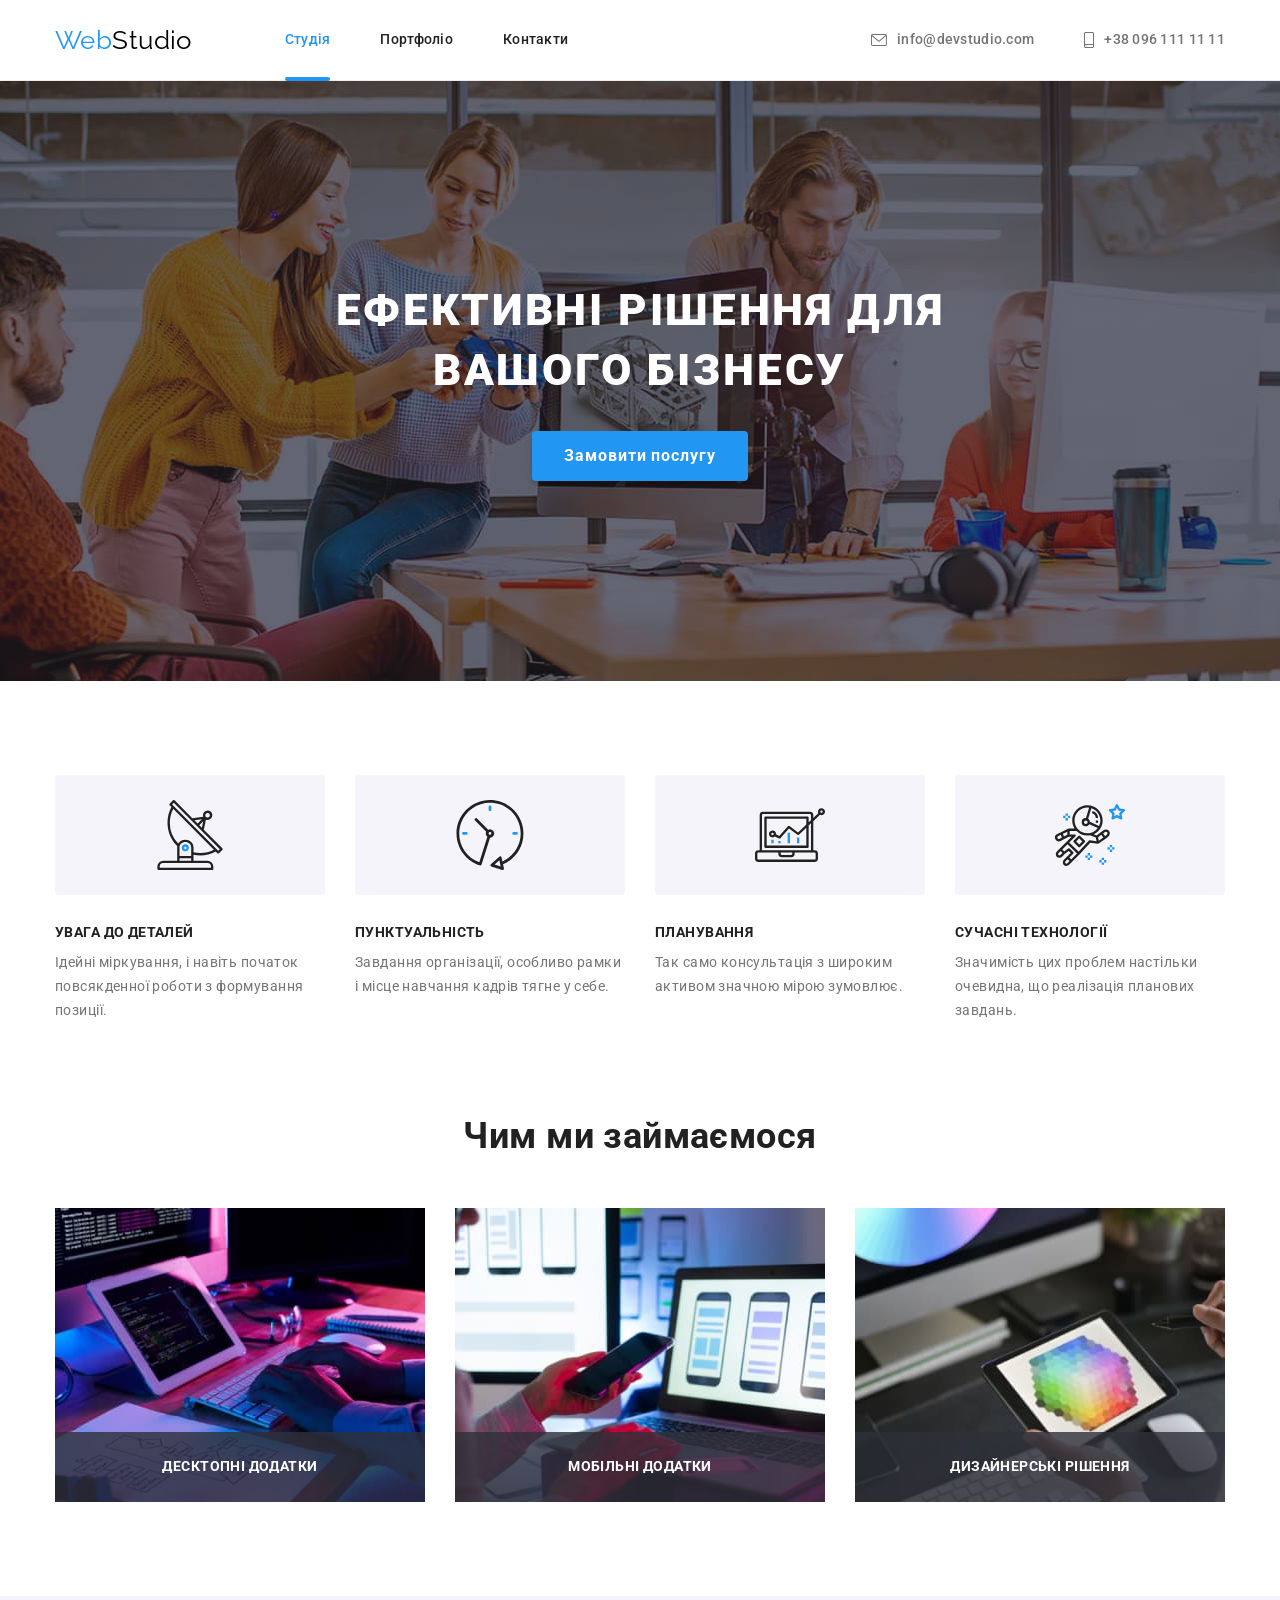
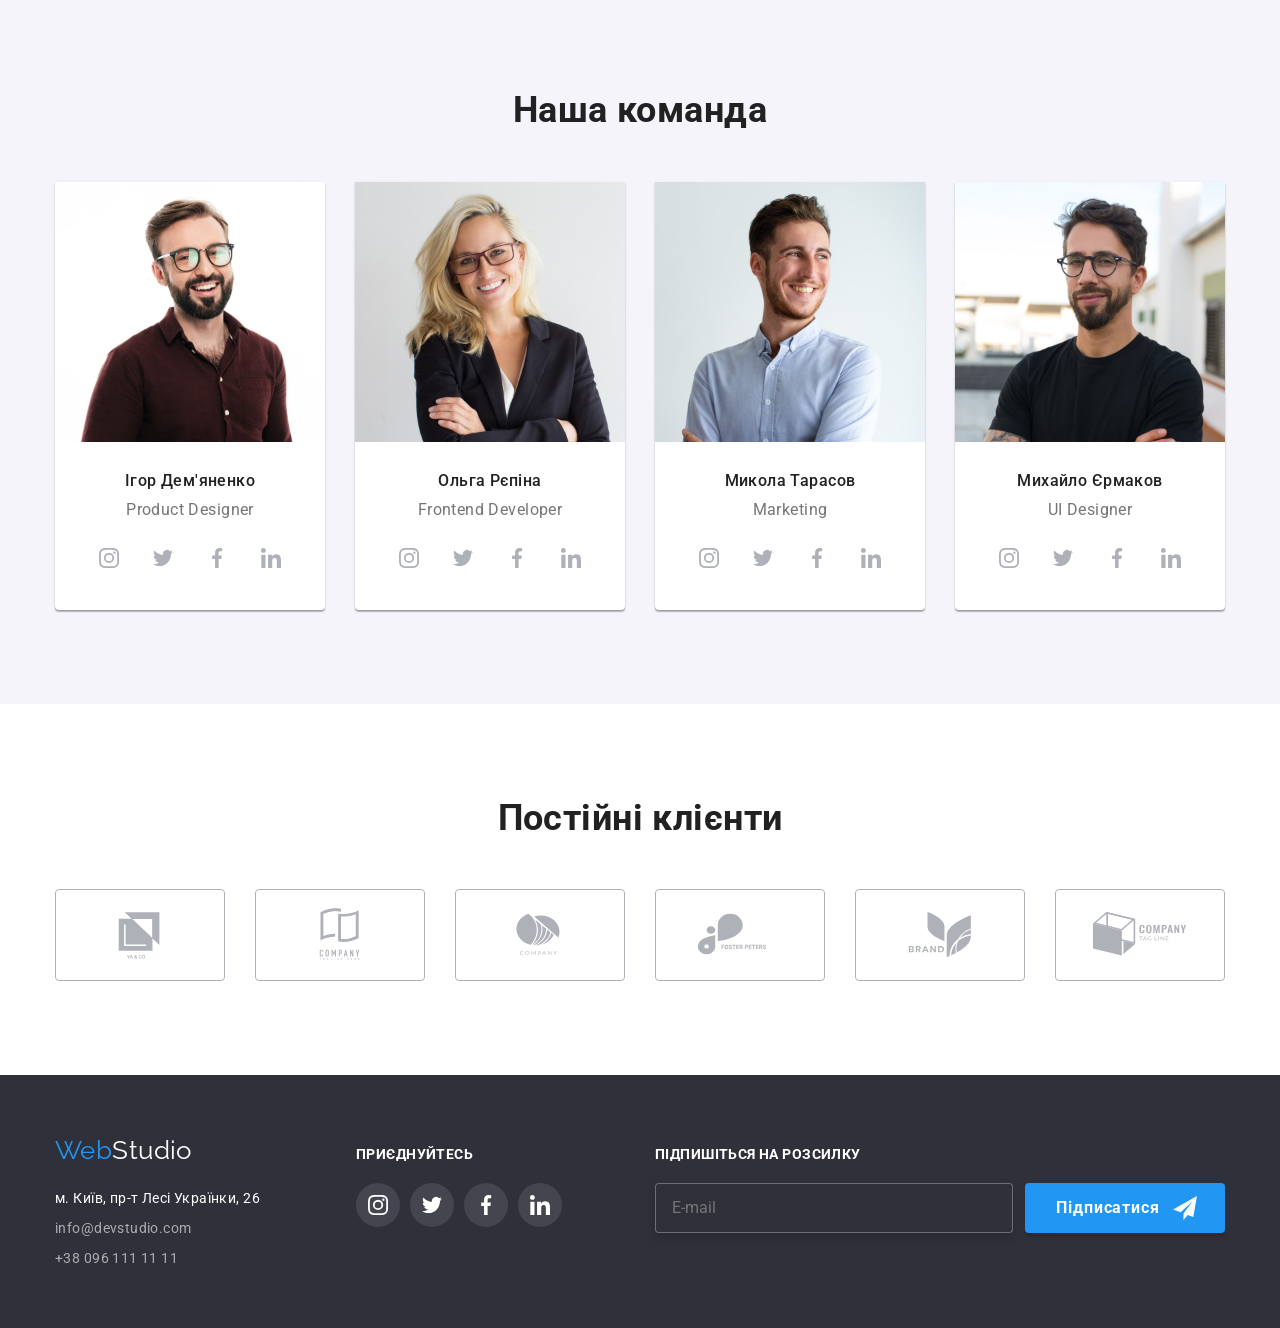
<file: index.html>
<!DOCTYPE html>
<html lang="uk">
  <head>
    <meta charset="UTF-8" />
    <meta http-equiv="X-UA-Compatible" content="IE=edge" />
    <meta name="viewport" content="width=device-width, initial-scale=1.0" />
    <title>WebStudio</title>
    <link
      rel="stylesheet"
      href="https://fonts.googleapis.com/css2?family=Raleway:wght@700&family=Roboto:wght@400;500;700;900&display=swap"
    />
    <link
      rel="stylesheet"
      href="https://cdnjs.cloudflare.com/ajax/libs/modern-normalize/1.1.0/modern-normalize.min.css"
    />
    <link rel="stylesheet" href="./css/styles.css" />
  </head>
  <body>
    <!--Шапка сторінки-->
    <header>
      <div class="container main-nav">
        <nav class="main-nav">
          <a href="./index.html" class="logo">Web<span class="header-logo">Studio</span></a>

          <ul class="site-nav">
            <li class="item"><a href="./index.html" class="link current">Студія</a></li>
            <li class="item"><a href="./portfolio.html" class="link">Портфоліо</a></li>
            <li class="item"><a href="" class="link">Контакти</a></li>
          </ul>
        </nav>
        <ul class="auth-nav">
          <li class="item">
            <a href="mailto:info@devstudio.com" class="link">
              <svg class="auth-icon" viewBox="0 0 43 32" width="16px" height="12px">
                <use href="./images/svg/symbol-defs.svg#icon-envelope"></use>
              </svg>
              info@devstudio.com
            </a>
          </li>
          <li class="item">
            <a href="tel:+380961111111" class="link">
              <svg class="auth-icon" fill="" viewBox="0 0 20 32" width="10px" height="16px">
                <use href="./images/svg/symbol-defs.svg#icon-smartphone"></use>
              </svg>
              +38 096 111 11 11</a
            >
          </li>
        </ul>
      </div>
    </header>
    <main>
      <!--Hero Section-->
      <section class="hero">
        <h1 class="hero-title">Ефективні рішення для вашого бізнесу</h1>
        <button type="button" class="button button-primary" data-modal-open>Замовити послугу</button>
      </section>
      <!--Sections About-->
      <section class="section">
        <div class="container">
          <h2 class="visually-hidden">Список переваг студії</h2>
          <ul class="benefits-list">
            <li class="item">
              <div class="benefits-item">
                <svg class="benefits-icon" width="70px" height="70px">
                  <use href="./images/svg/symbol-defs.svg#icon-antenna"></use>
                </svg>
              </div>
              <h3 class="title">УВАГА ДО ДЕТАЛЕЙ</h3>
              <p class="benefits-text">
                Ідейні міркування, і навіть початок повсякденної роботи з формування позиції.
              </p>
            </li>
            <li class="item">
              <div class="benefits-item">
                <svg class="benefits-icon" width="70px" height="70px">
                  <use href="./images/svg/symbol-defs.svg#icon-clock"></use>
                </svg>
            </div>
              <h3 class="title">ПУНКТУАЛЬНІСТЬ</h3>
              <p class="benefits-text">
                Завдання організації, особливо рамки і місце навчання кадрів тягне у себе.
              </p>
            </li>
            <li class="item">
              <div class="benefits-item">
                <svg class="benefits-icon" width="70px" height="70px">
                  <use href="./images/svg/symbol-defs.svg#icon-diagram"></use>
                </svg>
              </div>
              <h3 class="title">ПЛАНУВАННЯ</h3>
              <p class="benefits-text">
                Так само консультація з широким активом значною мірою зумовлює.
              </p>
            </li>
            <li class="item">
              <div class="benefits-item">
                <svg class="benefits-icon" width="70px" height="70px">
                  <use href="./images/svg/symbol-defs.svg#icon-astronaut"></use>
                </svg>
              </div>  
              <h3 class="title">СУЧАСНІ ТЕХНОЛОГІЇ</h3>
              <p class="benefits-text">
                Значимість цих проблем настільки очевидна, що реалізація планових завдань.
              </p>
            </li>
          </ul>
        </div>
      </section>
      <!--Section Works-->
      <section class="section work">
        <div class="container">
          <h2 class="section-title">Чим ми займаємося</h2>
          <ul class="work-list list">
            <li class="item">
              <div class="work-thumb">
                <img src="./images/img-about-1.jpg" alt="чим ми займаємося" width="370" />
                <p class="work-list-text">Десктопні додатки</p>
            </div>
            </li>
            <li class="item">
              <div class="work-thumb">
                <img src="./images/img-about-2.jpg" alt="чим ми займаємося" width="370" />
                <p class="work-list-text">Мобільні додатки</p>
            </div>
            </li>
            <li class="item">
              <div class="work-thumb">
                <img src="./images/img-about-3.jpg" alt="чим ми займаємося" width="370" />
                <p class="work-list-text">Дизайнерські рішення</p>
            </div>
            </li>
          </ul>
        </div>
      </section>
      <!--Section Team-->
      <section class="section team">
        <div class="container">
          <h2 class="section-title">Наша команда</h2>
          <ul class="team-list">
            <li class="item">
              <img src="./images/img-1-product-designer.jpg" alt="Ігор Дем'яненко" width="270" />
              <div class="item-description">
                <h3 class="title">Ігор Дем'яненко</h3>
                <p class="team-text">Product Designer</p>
                <ul class="team-social-item">
                  <li>
                    <a href="" class="social-link link">
                      <svg class="social-icon" width="20px" height="20px">
                        <use href="./images/svg/symbol-defs.svg#icon-instagram"></use>
                      </svg>
                    </a>
                  </li>
                  <li>
                    <a href="" class="social-link">
                      <svg class="social-icon" width="20px" height="20px">
                        <use href="./images/svg/symbol-defs.svg#icon-twitter"></use>
                      </svg>
                    </a>
                  </li>
                  <li>
                    <a href="" class="social-link">
                      <svg class="social-icon" width="20px" height="20px">
                        <use href="./images/svg/symbol-defs.svg#icon-facebook"></use>
                      </svg>
                    </a>
                  </li>
                  <li>
                    <a href="" class="social-link">
                      <svg class="social-icon" width="20px" height="20px">
                        <use href="./images/svg/symbol-defs.svg#icon-linkedin"></use>
                      </svg>
                    </a>
                  </li>
                </ul>
              </div>
            </li>
            <li class="item">
              <img src="./images/img-2-frontend-developer.jpg" alt="Ольга Рєпіна" width="270" />
              <div class="item-description">
                <h3 class="title">Ольга Рєпіна</h3>
                <p class="team-text">Frontend Developer</p>
                <ul class="team-social-item link">
                  <li>
                    <a href="" class="social-link">
                      <svg class="social-icon" width="20px" height="20px">
                        <use href="./images/svg/symbol-defs.svg#icon-instagram"></use>
                      </svg>
                    </a>
                  </li>
                  <li>
                    <a href="" class="social-link">
                      <svg class="social-icon" width="20px" height="20px">
                        <use href="./images/svg/symbol-defs.svg#icon-twitter"></use>
                      </svg>
                    </a>
                  </li>
                  <li>
                    <a href="" class="social-link">
                      <svg class="social-icon" width="20px" height="20px">
                        <use href="./images/svg/symbol-defs.svg#icon-facebook"></use>
                      </svg>
                    </a>
                  </li>
                  <li>
                    <a href="" class="social-link">
                      <svg class="social-icon" width="20px" height="20px">
                        <use href="./images/svg/symbol-defs.svg#icon-linkedin"></use>
                      </svg>
                    </a>
                  </li>
                </ul>
              </div>
            </li>
            <li class="item">
              <img src="./images/img-3-marketing.jpg" alt="Микола Тарасов" width="270" />
              <div class="item-description">
                <h3 class="title">Микола Тарасов</h3>
                <p class="team-text">Marketing</p>
                <ul class="team-social-item">
                  <li>
                    <a href="" class="social-link">
                      <svg class="social-icon" width="20px" height="20px">
                        <use href="./images/svg/symbol-defs.svg#icon-instagram"></use>
                      </svg>
                    </a>
                  </li>
                  <li>
                    <a href="" class="social-link">
                      <svg class="social-icon" width="20px" height="20px">
                        <use href="./images/svg/symbol-defs.svg#icon-twitter"></use>
                      </svg>
                    </a>
                  </li>
                  <li>
                    <a href="" class="social-link">
                      <svg class="social-icon" width="20px" height="20px">
                        <use href="./images/svg/symbol-defs.svg#icon-facebook"></use>
                      </svg>
                    </a>
                  </li>
                  <li>
                    <a href="" class="social-link">
                      <svg class="social-icon" width="20px" height="20px">
                        <use href="./images/svg/symbol-defs.svg#icon-linkedin"></use>
                      </svg>
                    </a>
                  </li>
                </ul>
              </div>
            </li>
            <li class="item">
              <img src="./images/img-4-ui-designer.jpg" alt="Михайло Єрмаков" width="270" />
              <div class="item-description">
                <h3 class="title">Михайло Єрмаков</h3>
                <p class="team-text">UI Designer</p>
                <ul class="team-social-item link">
                  <li>
                    <a href="" class="social-link">
                      <svg class="social-icon" width="20px" height="20px">
                        <use href="./images/svg/symbol-defs.svg#icon-instagram"></use>
                      </svg>
                    </a>
                  </li>
                  <li>
                    <a href="" class="social-link">
                      <svg class="social-icon" width="20px" height="20px">
                        <use href="./images/svg/symbol-defs.svg#icon-twitter"></use>
                      </svg>
                    </a>
                  </li>
                  <li>
                    <a href="" class="social-link">
                      <svg class="social-icon" width="20px" height="20px">
                        <use href="./images/svg/symbol-defs.svg#icon-facebook"></use>
                      </svg>
                    </a>
                  </li>
                  <li>
                    <a href="" class="social-link">
                      <svg class="social-icon" width="20px" height="20px">
                        <use href="./images/svg/symbol-defs.svg#icon-linkedin"></use>
                      </svg>
                    </a>
                  </li>
                </ul>
              </div>
            </li>
          </ul>
        </div>
      </section>
      <!--Section Clients-->
      <section class="section clients">
        <div class="container">
          <h2 class="section-title">Постійні клієнти</h2>
          <ul class="clients-list">
            <li class="item">
              <a href="" class="link">
                <svg class="client-icon" width="106px" height="60px">
                  <use href="./images/svg/symbol-defs-logo.svg#icon-Logo"></use>
                </svg>
              </a>
            </li>
            <li class="item">
              <a href="" class="link">
                <svg class="client-icon" width="106px" height="60px">
                  <use href="./images/svg/symbol-defs-logo.svg#icon-Logo-1"></use>
                </svg>
              </a>
            </li>
            <li class="item">
              <a href="" class="link">
                <svg class="client-icon" width="106px" height="60px">
                  <use href="./images/svg/symbol-defs-logo.svg#icon-Logo-2"></use>
                </svg>
              </a>
            </li>
            <li class="item">
              <a href="" class="link">
                <svg class="client-icon" width="106px" height="60px">
                  <use href="./images/svg/symbol-defs-logo.svg#icon-Logo-3"></use>
                </svg>
              </a>
            </li>
            <li class="item">
              <a href="" class="link">
                <svg class="client-icon" width="106px" height="60px">
                  <use href="./images/svg/symbol-defs-logo.svg#icon-Logo-4"></use>
                </svg>
              </a>
            </li>
            <li class="item">
              <a href="" class="link">
                <svg class="client-icon" width="106px" height="60px">
                  <use href="./images/svg/symbol-defs-logo.svg#icon-Logo-5"></use>
                </svg>
              </a>
            </li>
          </ul>
        </div>
      </section>
    </main>
    <footer class="footer">
      <div class="container">
        <div class="footer-nav">
          <a href="./index.html" class="logo">Web<span class="footer-logo">Studio</span></a>
          <address>
            <ul class="address-nav">
              <li class="item">
                <a
                  href="https://goo.gl/maps/3g5RspfiQDfXYecc9"
                  target="_blank"
                  class="address-link link"
                  rel="noreferrer noopener nofollow"
                  >м. Київ, пр-т Лесі Українки, 26</a
                >
              </li>
              <li class="item">
                <a href="mailto:info@devstudio.com" class="link">info@devstudio.com</a>
              </li>
              <li class="item">
                <a href="tel:+380961111111" class="link">+38 096 111 11 11</a>
              </li>
            </ul>
          </address>
        </div>
        <div class="footer-social">
          
          <p class="text">приєднуйтесь</p>
          <ul class="social-icon-footer">
            <li>
              <a href="" class="link">
                <svg class="social-icon" width="20px" height="20px">
                  <use href="./images/svg/symbol-defs.svg#icon-instagram"></use>
                </svg>
              </a>
            </li>
            <li>
              <a href="" class="link">
                <svg class="social-icon" width="20px" height="20px">
                  <use href="./images/svg/symbol-defs.svg#icon-twitter"></use>
                </svg>
              </a>
            </li>
            <li>
              <a href="" class="link">
                <svg class="social-icon" width="20px" height="20px">
                  <use href="./images/svg/symbol-defs.svg#icon-facebook"></use>
                </svg>
              </a>
            </li>
            <li>
              <a href="" class="link">
                <svg class="social-icon" width="20px" height="20px">
                  <use href="./images/svg/symbol-defs.svg#icon-linkedin"></use>
                </svg>
              </a>
            </li>
          </ul>
        </div>
        <div class="footer-form">
          
          <p class="">Підпишіться на розсилку</p>
            <form action="" class="form-action">
              <input type="email" name="email" id="email" placeholder="E-mail">

              <button type="submit" class="button footer-button">Підписатися
                <svg class="icon-send" width="24px" height="24px">
                  <use href="./images/svg/symbol-defs.svg#icon-icon-send"></use>
                </svg>
              </button>
            </form>

        </div>
      </div>
    </footer>
    
    <!--Modal-->
    
    <div class="backdrop is-hidden" data-modal>
      <div class="modal">
        <button type="button" class="button close" data-modal-close>
          <svg class="modal-close" width="11px" height="11px">
            <use href="./images/svg/symbol-defs.svg#icon-Vector-1"></use>
          </svg>
        </button>
        <p class="modal-title">Залиште свої дані, ми вам передзвонимо</p>
        <form action="" class="modal-form">
          <div class="form-element">
            <label for="name">Ім'я</label>
            <div class="input-wrap">
              <input type="text" name="name" id="name">
              <svg class="icon-form" width="18px" height="18px">
                <use href="./images/svg/symbol-defs.svg#icon-person"></use>
              </svg>       
            </div>
          </div> 
          <div class="form-element"> 
            <label for="tel">Телефон</label>
            <div class="input-wrap">
              <input type="tel" name="tel" id="tel">
              <svg class="icon-form" width="18px" height="18px">
                <use href="./images/svg/symbol-defs.svg#icon-phone"></use>
              </svg>
             
            </div>
          </div>
          <div class="form-element">
            <label for="mail">Пошта</label>
            <div class="input-wrap">
              <input type="email" name="email" id="mail">
              <svg class="icon-form" width="18px" height="18px">
                <use href="./images/svg/symbol-defs.svg#icon-email-black"></use>
              </svg>
              
            </div>
          </div>
          <div class="form-element">
            <label for="coment">Коментар</label>
            <textarea name="coment" id="coment" placeholder="Введіть текст"></textarea>
          </div>
          <div class="accept">
            <input type="checkbox" name="accept" id="accept" class="visually-hidden" required>
            <label for="accept">
              <div class="checkbox">
                <svg class="icon-checkbox" width="11.4px" height="8.4px">
                  <use href="./images/svg/symbol-defs.svg#icon-Vector-2"></use>
                </svg>
              </div>
              <p>Погоджуюся з розсилкою та приймаю <a href="" class="link">Умови договору</a></p>
            </label>
          </div>

          <div class="form-button">
            <button type="submit" class="button">Відправити</button>
          </div>
        </form>
      </div>
    </div> 
    
    <script src="./js/modal.js"></script> 
  </body>
</html>
</file>
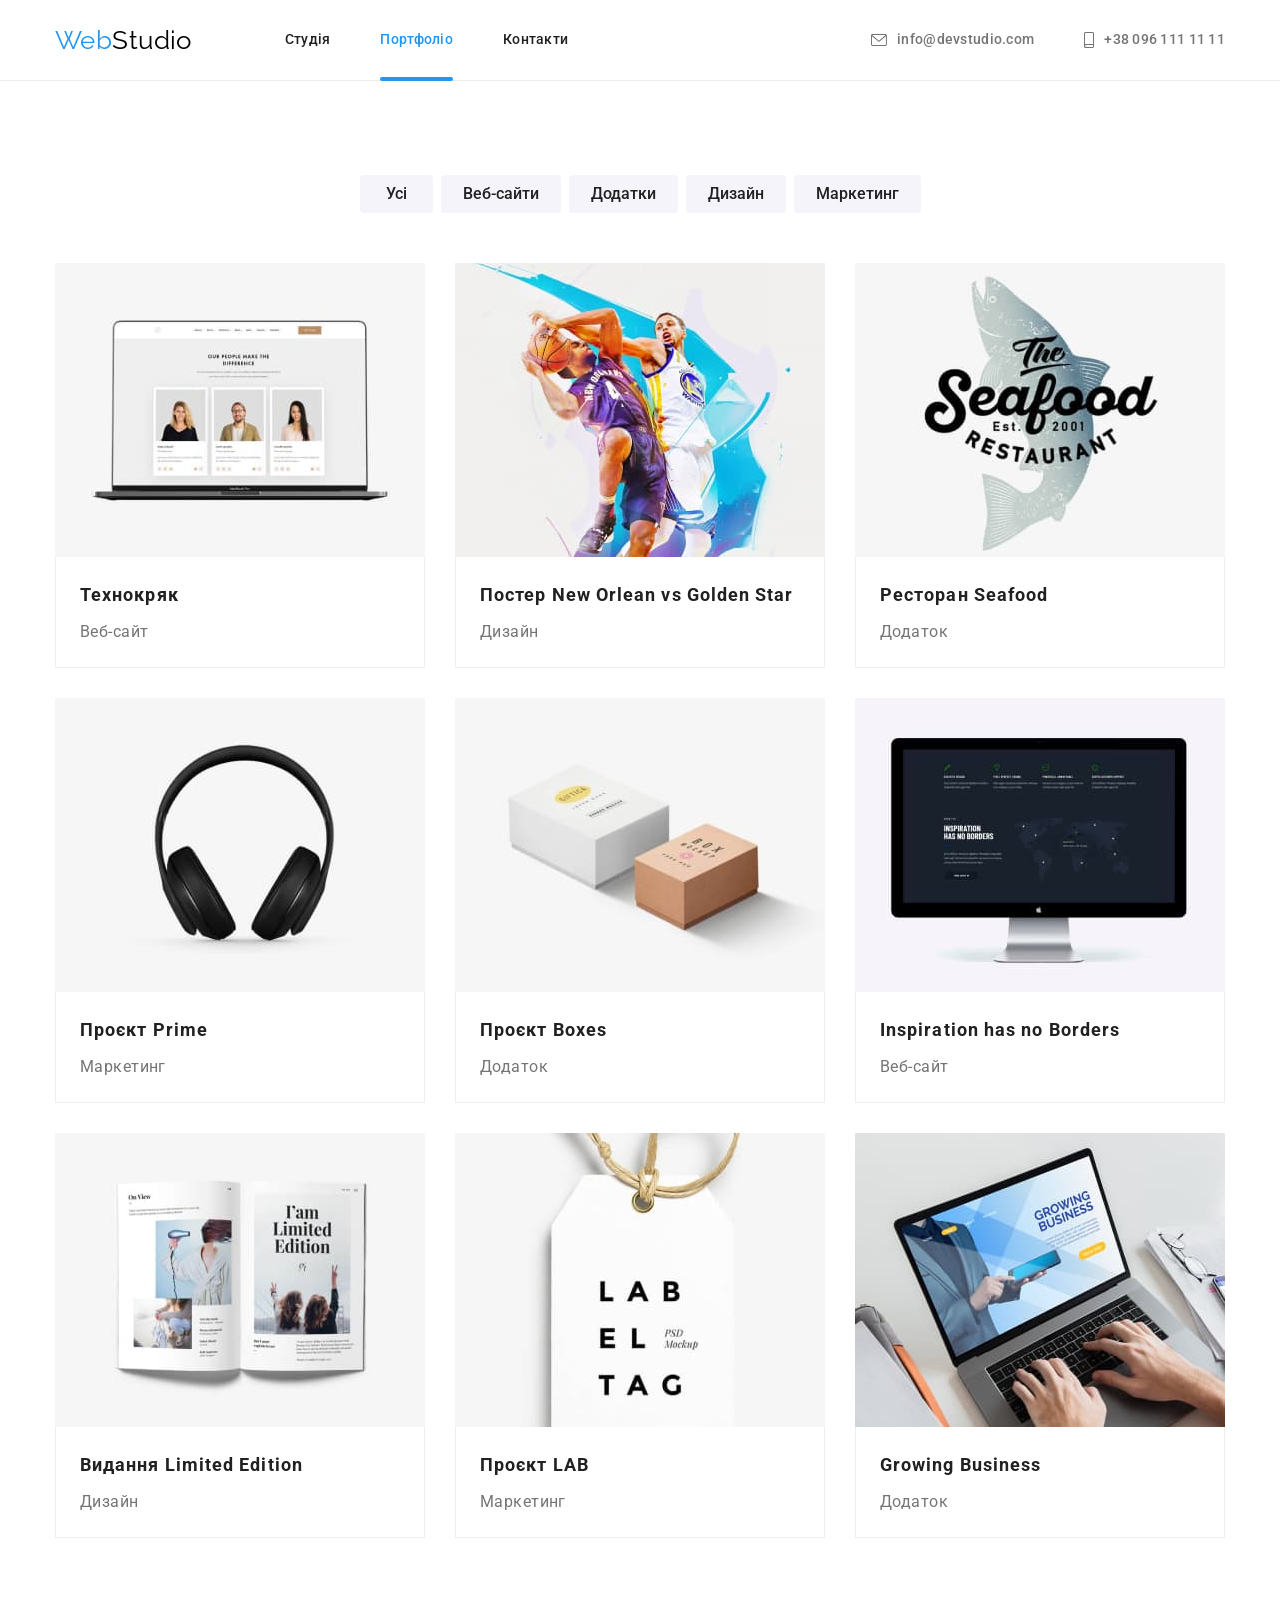
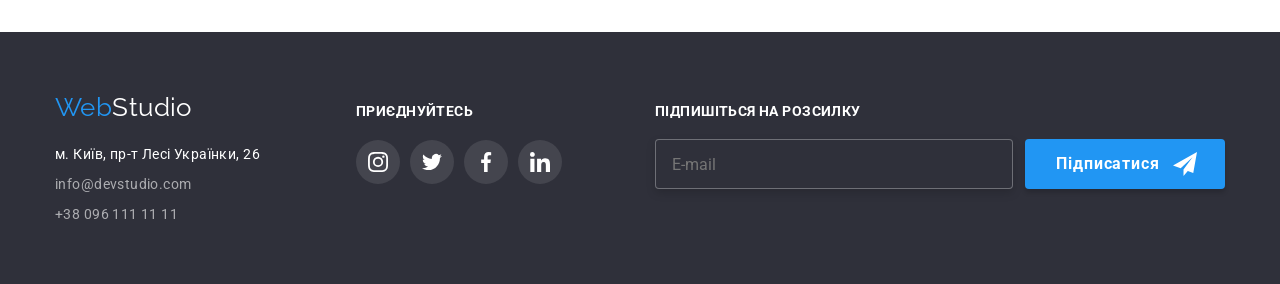
<file: portfolio.html>
<!DOCTYPE html>
<html lang="uk">
  <head>
    <meta charset="UTF-8" />
    <meta http-equiv="X-UA-Compatible" content="IE=edge" />
    <meta name="viewport" content="width=device-width, initial-scale=1.0" />
    <title>WebStudio</title>
    <link
      href="https://fonts.googleapis.com/css2?family=Raleway:wght@700&family=Roboto:wght@400;500;700;900&display=swap"
      rel="stylesheet"
    />
    <link
      rel="stylesheet"
      href="https://cdnjs.cloudflare.com/ajax/libs/modern-normalize/1.1.0/modern-normalize.min.css"
    />
    <link rel="stylesheet" href="./css/styles.css" />
  </head>
  <body>
    <!--Шапка сторінки-->
    <header>
      <div class="container main-nav">
        <nav class="main-nav">
          <a href="./index.html" class="logo">Web<span class="header-logo">Studio</span></a>

          <ul class="site-nav">
            <li class="item"><a href="./index.html" class="link">Студія</a></li>
            <li class="item"><a href="./portfolio.html" class="link current">Портфоліо</a></li>
            <li class="item"><a href="" class="link">Контакти</a></li>
          </ul>
        </nav>
        <ul class="auth-nav">
          <li class="item">
            <a href="mailto:info@devstudio.com" class="link">
              <svg class="auth-icon" width="16px" height="12px">
                <use href="./images/svg/symbol-defs.svg#icon-envelope"></use>
              </svg>
              info@devstudio.com
            </a>
          </li>
          <li class="item">
            <a href="tel:+380961111111" class="link">
              <svg class="auth-icon" fill="" width="10px" height="16px">
                <use href="./images/svg/symbol-defs.svg#icon-smartphone"></use>
              </svg>
              +38 096 111 11 11</a
            >
          </li>
        </ul>
      </div>
    </header>
    <main>
      <!--Контент портфоліо-->
      <section class="section">
        <div class="container">
          <h1 class="visually-hidden">Портфоліо</h1>
          <ul class="filters-list">
            <li class="item"><button type="button" class="button button-filters">Усі</button></li>
            <li class="item">
              <button type="button" class="button button-filters">Веб-сайти</button>
            </li>
            <li class="item">
              <button type="button" class="button button-filters">Додатки</button>
            </li>
            <li class="item">
              <button type="button" class="button button-filters">Дизайн</button>
            </li>
            <li class="item">
              <button type="button" class="button button-filters">Маркетинг</button>
            </li>
          </ul>
          <ul class="filters-items">
            <li class="item">
              <a href="" class="link">
                <div class="filters-thumb">
                  <img src="./images/portfolio/img-1.jpg" alt="Портфоліо1" width="370" />
                  <div class="thumb-description">
                    <p class="thumb-description-text">Ресурс пропонує комплексні пропозиції з різним рівнем функціоналу та сервісів. Все це дозволить відвідувачу отримати вичерпні відомості про компанію чи приватну особу.
                    </p>
                </div>
                </div>
                <div class="item-contant">
                  <h2 class="item-title">Технокряк</h2>
                  <p class="item-text">Веб-сайт</p>
                </div>
              </a>
            </li>
            <li class="item">
              <a href="" class="link">
                <div class="filters-thumb">
                  <img src="./images/portfolio/img-2.jpg" alt="Портфоліо2" width="370" />
                  <div class="thumb-description">
                    <p class="thumb-description-text">Ресурс пропонує комплексні пропозиції з різним рівнем функціоналу та сервісів. Все це дозволить відвідувачу отримати вичерпні відомості про компанію чи приватну особу.
                    </p>
                  </div>
                </div>
                <div class="item-contant">
                  <h2 class="item-title">Постер New Orlean vs Golden Star</h2>
                  <p class="item-text">Дизайн</p>
                </div>
              </a>
            </li>
            <li class="item">
              <a href="" class="link">
                <div class="filters-thumb">
                  <img src="./images/portfolio/img-3.jpg" alt="Портфоліо3" width="370" />
                  <div class="thumb-description">
                    <p class="thumb-description-text">Ресурс пропонує комплексні пропозиції з різним рівнем функціоналу та сервісів. Все це дозволить відвідувачу отримати вичерпні відомості про компанію чи приватну особу.
                    </p>
                  </div>
                </div>
                <div class="item-contant">
                  <h2 class="item-title">Ресторан Seafood</h2>
                  <p class="item-text">Додаток</p>
                </div>
              </a>
            </li>
            <li class="item">
              <a href="" class="link">
                <div class="filters-thumb">
                  <img src="./images/portfolio/img-4.jpg" alt="Портфоліо4" width="370" />
                  <div class="thumb-description">
                    <p class="thumb-description-text">Ресурс пропонує комплексні пропозиції з різним рівнем функціоналу та сервісів. Все це дозволить відвідувачу отримати вичерпні відомості про компанію чи приватну особу.
                    </p>
                  </div>
                </div>
                <div class="item-contant">
                  <h2 class="item-title">Проєкт Prime</h2>
                  <p class="item-text">Маркетинг</p>
                </div>
              </a>
            </li>
            <li class="item">
              <a href="" class="link">
                <div class="filters-thumb">
                  <img src="./images/portfolio/img-5.jpg" alt="Портфоліо5" width="370" />
                  <div class="thumb-description">
                    <p class="thumb-description-text">Ресурс пропонує комплексні пропозиції з різним рівнем функціоналу та сервісів. Все це дозволить відвідувачу отримати вичерпні відомості про компанію чи приватну особу.
                    </p>
                  </div>
                </div>
                <div class="item-contant">
                  <h2 class="item-title">Проєкт Boxes</h2>
                  <p class="item-text">Додаток</p>
                </div>
              </a>
            </li>
            <li class="item">
              <a href="" class="link">
                <div class="filters-thumb">
                  <img src="./images/portfolio/img-6.jpg" alt="Портфоліо6" width="370" />
                  <div class="thumb-description">
                    <p class="thumb-description-text">Ресурс пропонує комплексні пропозиції з різним рівнем функціоналу та сервісів. Все це дозволить відвідувачу отримати вичерпні відомості про компанію чи приватну особу.
                    </p>
                  </div>
                </div>
                <div class="item-contant">
                  <h2 class="item-title">Inspiration has no Borders</h2>
                  <p class="item-text">Веб-сайт</p>
                </div>
              </a>
            </li>
            <li class="item">
              <a href="" class="link">
                <div class="filters-thumb">
                  <img src="./images/portfolio/img-7.jpg" alt="Портфоліо7" width="370" />
                  <div class="thumb-description">
                    <p class="thumb-description-text">Ресурс пропонує комплексні пропозиції з різним рівнем функціоналу та сервісів. Все це дозволить відвідувачу отримати вичерпні відомості про компанію чи приватну особу.
                    </p>
                  </div>
                </div>
                <div class="item-contant">
                  <h2 class="item-title">Видання Limited Edition</h2>
                  <p class="item-text">Дизайн</p>
                </div>
              </a>
            </li>
            <li class="item">
              <a href="" class="link">
                <div class="filters-thumb">
                  <img src="./images/portfolio/img-8.jpg" alt="Портфоліо8" width="370" />
                  <div class="thumb-description">
                    <p class="thumb-description-text">Ресурс пропонує комплексні пропозиції з різним рівнем функціоналу та сервісів. Все це дозволить відвідувачу отримати вичерпні відомості про компанію чи приватну особу.
                    </p>
                  </div>
                </div>
                <div class="item-contant">
                  <h2 class="item-title">Проєкт LAB</h2>
                  <p class="item-text">Маркетинг</p>
                </div>
              </a>
            </li>
            <li class="item">
              <a href="" class="link">
                <div class="filters-thumb">
                  <img src="./images/portfolio/img-9.jpg" alt="Портфоліо9" width="370" />
                  <div class="thumb-description">
                    <p class="thumb-description-text">Ресурс пропонує комплексні пропозиції з різним рівнем функціоналу та сервісів. Все це дозволить відвідувачу отримати вичерпні відомості про компанію чи приватну особу.
                    </p>
                  </div>
                </div>
                <div class="item-contant">
                  <h2 class="item-title">Growing Business</h2>
                  <p class="item-text">Додаток</p>
                </div>
              </a>
            </li>
          </ul>
        </div>
      </section>
    </main>
    <footer class="footer">
      <div class="container">
        <div class="footer-nav">
          <a href="./index.html" class="logo">Web<span class="footer-logo">Studio</span></a>
          <address>
            <ul class="address-nav">
              <li class="item">
                <a
                  href="https://goo.gl/maps/3g5RspfiQDfXYecc9"
                  target="_blank"
                  class="address-link link"
                  rel="noreferrer noopener nofollow"
                  >м. Київ, пр-т Лесі Українки, 26</a
                >
              </li>
              <li class="item">
                <a href="mailto:info@devstudio.com" class="link">info@devstudio.com</a>
              </li>
              <li class="item">
                <a href="tel:+380961111111" class="link">+38 096 111 11 11</a>
              </li>
            </ul>
          </address>
        </div>
        <div class="footer-social">
          <p class="text">приєднуйтесь</p>
          <ul class="social-icon-footer">
            <li>
              <a href="" class="link">
                <svg class="social-icon" width="20px" height="20px">
                  <use href="./images/svg/symbol-defs.svg#icon-instagram"></use>
                </svg>
              </a>
            </li>
            <li>
              <a href="" class="link">
                <svg class="social-icon" width="20px" height="20px">
                  <use href="./images/svg/symbol-defs.svg#icon-twitter"></use>
                </svg>
              </a>
            </li>
            <li>
              <a href="" class="link">
                <svg class="social-icon" width="20px" height="20px">
                  <use href="./images/svg/symbol-defs.svg#icon-facebook"></use>
                </svg>
              </a>
            </li>
            <li>
              <a href="" class="link">
                <svg class="social-icon" width="20px" height="20px">
                  <use href="./images/svg/symbol-defs.svg#icon-linkedin"></use>
                </svg>
              </a>
            </li>
          </ul>
        </div>
        <div class="footer-form">
          
          <p class="">Підпишіться на розсилку</p>
            <form action="" class="form-action">
              <input type="email" name="email" id="email" placeholder="E-mail">

              <button type="submit" class="button footer-button">Підписатися
                <svg class="icon-send" width="24px" height="24px">
                  <use href="./images/svg/symbol-defs.svg#icon-icon-send"></use>
                </svg>
              </button>
            </form>

        </div>
      </div>
    </footer>
  </body>
</html>
</file>
<file: css/styles.css>
:root {
  --primary-text-color: #757575;
  --title-text-color: #212121;
  --accent-color: #2196f3;
  --primary-white-color: #ffffff;
  --secondary-bcg-color: #f5f4fa;
  --hero-bcg-color: #c4c4c4;
  --footer-bcg-color: #2f303a;
  --secondary-logo-color: #000000;
  --btn-active-color: #188ce8;
  --address-nav-color: rgba(255, 255, 255, 0.6);
  --header-border-color: #ececec;
  --portfplio-card-border-color: #eeeeee;
  --social-link-color: #afb1b8;
  --overlay-work-color: rgba(47, 48, 58, 0.8);
  --overlay-portfolio-color: rgba(33, 150, 243, 0.9);
}

body {
  background-color: var(--primary-white-color);
  color: var(--primary-text-color);
  font-size: 14px;
  line-height: 1.7;
  letter-spacing: 0.03em;
  font-family: 'Roboto', sans-serif;
}

.container {
  margin-left: auto;
  margin-right: auto;
  width: 1200px;
  padding-left: 15px;
  padding-right: 15px;
  /*  outline: 2px solid tomato; */
}

.section {
  padding-top: 94px;
  padding-bottom: 94px;
}

.section.no-padding {
  padding-top: 0;
  padding-bottom: 0;
}

ul {
  list-style: none;
  padding: 0;
  margin: 0;
}

h1,
h2,
h3,
p {
  margin-top: 0;
  margin-bottom: 0;
}

img {
  display: block;
}

/* Main nav */

header {
  border-bottom: 1px solid var(--header-border-color);
}
.main-nav {
  display: flex;
  align-items: center;
}

/* Logo */

.logo {
  color: var(--accent-color);
  font-family: 'Raleway', sans-serif;
  font-size: 26px;
  line-height: 1.19;
  text-decoration: none;
}
.header-logo {
  color: var(--secondary-logo-color);
}

/* Site nav */

.site-nav {
  display: flex;
  margin-left: 93px;
}

.site-nav .item:not(:last-child) {
  margin-right: 50px;
}

.site-nav .link {
  display: block;
  padding-top: 32px;
  padding-bottom: 32px;

  color: var(--title-text-color);

  font-weight: 500;
  font-size: 14px;
  line-height: 1.14;
  letter-spacing: 0.02em;
  text-decoration: none;

  transition-property: color;
  transition-duration: 250ms;
  transition-timing-function: cubic-bezier(0.4, 0, 0.2, 1);

  /* position: relative; */
}

.site-nav .link:hover,
.site-nav .link:focus {
  color: var(--accent-color);
}

.site-nav .link.current {
  color: var(--accent-color);
  position: relative;
}
.site-nav .link.current::after{
  background-color: var(--accent-color);
  content:"";
  display: block;
  width: 100%;
  height: 4px;
  border-radius: 2px;

  position: absolute;
  bottom: -1px;
}
/* Auth nav */

.auth-nav {
  display: flex;
  margin-left: auto;
}
.auth-nav .item + .item {
  margin-left: 50px;
}
.auth-nav .link {
  display: flex;
  align-items: center;

  padding-top: 32px;
  padding-bottom: 32px;

  color: var(--primary-text-color);

  font-weight: 500;
  font-size: 14px;
  line-height: 1.14;
  letter-spacing: 0.02em;
  text-decoration: none;

  transition-property: color;
  transition-duration: 250ms;
  transition-timing-function: cubic-bezier(0.4, 0, 0.2, 1);

}
.auth-nav .link:hover,
.auth-nav .link:focus {
  color: var(--accent-color);
}

.auth-icon {
  fill: currentColor;
  margin-right: 10px;

  transition-property: color;
  transition-duration: 250ms;
  transition-timing-function: cubic-bezier(0.4, 0, 0.2, 1);

}
.auth-nav .link:hover svg,
.auth-nav .link:focus svg {
  fill: var(--accent-color);
}

/* Hero */

.hero {
  min-height: 600px;
  max-width: 1600px;
  margin: 0 auto;

  background-image: linear-gradient(rgba(47, 48, 58, 0.4), rgba(47, 48, 58, 0.4)),
    url(../images/img-hero.jpg);
  background-color: var(--hero-bcg-color);
  background-repeat: no-repeat;
  background-position: center;
  background-size: cover;
  text-align: center;
  padding-top: 200px;
  padding-bottom: 200px;
}
.hero-title {
  color: var(--primary-white-color);

  font-weight: 900;
  font-size: 44px;
  line-height: 1.36;
  letter-spacing: 0.06em;
  text-transform: uppercase;
  max-width: 696px;
  margin: 0 auto 30px;
}

/* Button */

.button {
  border-radius: 4px;
  border: none;

  transition-property: background-color, color, box-shadow;
  transition-duration: 250ms;
  transition-timing-function: cubic-bezier(0.4, 0, 0.2, 1);
}

.button-primary {
  color: var(--primary-white-color);
  background-color: var(--accent-color);

  font-family: inherit;
  font-weight: 700;
  font-size: 16px;
  line-height: 1.87;
  letter-spacing: 0.06em;
  cursor: pointer;
  text-align: center;

  box-shadow: 0px 4px 4px rgba(0, 0, 0, 0.15);

  padding: 10px 32px;
  min-width: 216px;
}
.button-primary:hover,
.button-primary:focus {
  background-color: var(--btn-active-color);
  box-shadow: 0px 4px 4px rgba(0, 0, 0, 0.15);
}

/* sections */

.visually-hidden {
  position: absolute;
  white-space: nowrap;
  width: 1px;
  height: 1px;
  overflow: hidden;
  border: 0;
  padding: 0;
  clip: rect(0 0 0 0);
  clip-path: inset(50%);
  margin: -1px;
}

.section-title {
  color: var(--title-text-color);

  font-weight: 700;
  font-size: 36px;
  line-height: 1.16;
  text-align: center;

  margin-bottom: 50px;
}

/* Benefits */

.benefits-list {
  display: flex;
}
.benefits-list .item {
  width: 270px;
}
.benefits-item {
  display: flex;
  justify-content: center;
  align-items: center;

  width: 270px;
  height: 120px;

  margin-bottom: 30px;
  border-radius: 4px;

  background-color: var(--secondary-bcg-color);
}
.benefits-list .item:not(:last-child) {
  margin-right: 30px;
}
.benefits-list .title {
  color: var(--title-text-color);

  font-weight: 700;
  font-size: 14px;
  line-height: 1.14;
  text-transform: uppercase;

  margin-bottom: 10px;
}

/* img section */

.work {
  padding-top: 0;
}
.work-list {
  display: flex;
}
.work-list .item:not(:last-child) {
  margin-right: 30px;
}
.work-thumb{
  position: relative;

}
.work-list-text{
  position: absolute;
  bottom: 0;
  width: 100%;

  font-weight: 700;
  font-size: 14px;
  line-height: 1.14;
  text-align: center;
  text-transform: uppercase;

  display: flex;
  justify-content: center;
  align-items: center;
  height: 70px;

  background-color: var(--overlay-work-color);
  color: var(--primary-white-color);
}

/* Team */

.team {
  background-color: var(--secondary-bcg-color);
}

.team-list .item {
  background-color: var(--primary-white-color);

  border-radius: 0px 0px 4px 4px;
  box-shadow: 0px 1px 3px rgba(0, 0, 0, 0.12), 0px 1px 1px rgba(0, 0, 0, 0.14),
    0px 2px 1px rgba(0, 0, 0, 0.2);
}
.team-list {
  display: flex;
}
.team-list .item:not(:last-child) {
  margin-right: 30px;
}

.item-description {
  padding: 30px 0;
  text-align: center;
}
.team-list .title {
  color: var(--title-text-color);
  
  font-weight: 500;
  font-size: 16px;
  line-height: 1.18;

  margin-bottom: 10px;
}
.team-text {
  font-size: 16px;
  line-height: 1.18;
  margin-bottom: 16px;
}
.team-social-item {
  display: flex;
  justify-content: center;
  align-items: center;
  gap: 10px;
}

.social-link {
  width: 44px;
  height: 44px;
  
  display: flex;
  justify-content: center;
  align-items: center;
  border-radius: 50%;
  
  background-color: var(--primary-white-color);
  color: var(--social-link-color);

  transition-property: background-color, color;
  transition-duration: 250ms;
  transition-timing-function: cubic-bezier(0.4, 0, 0.2, 1);

}
.social-link:hover,
.social-link:focus {
  background-color: var(--accent-color);
  color: var(--primary-white-color);
}

.social-icon {
  fill: currentColor;

  transition-property: color;
  transition-duration: 250ms;
  transition-timing-function: cubic-bezier(0.4, 0, 0.2, 1);

}
.social-icon:hover,
.social-icon:focus {
  fill: var(--primary-white-color);
}

/* Clients */

.clients-list {
  display: flex;
}

.clients-list .link {
  display: flex;
  justify-content: center;
  align-items: center;
  
  width: 170px;
  height: 92px;
  border: 1px solid var(--social-link-color);
  border-radius: 4px;

  transition-property: border;
  transition-duration: 250ms;
  transition-timing-function: cubic-bezier(0.4, 0, 0.2, 1);

}
.clients-list .link:hover,
.clients-list .link:focus {
  border: 1px solid var(--accent-color);
}
.clients-list .item:not(:last-child) {
  margin-right: 30px;
}

.client-icon {
  fill: var(--social-link-color);

  transition-property: fill;
  transition-duration: 250ms;
  transition-timing-function: cubic-bezier(0.4, 0, 0.2, 1);

}

.clients-list .link:hover svg,
.clients-list .link:focus svg {
  fill: var(--accent-color);
}

/*      Footer      */

.footer {
  background-color: var(--footer-bcg-color);

  padding-top: 60px;
  padding-bottom: 60px;
}
.footer .container {
  display: flex;
  align-items: baseline;
}
.footer-nav {
  margin-right: 70px;
}
.footer-logo {
  color: var(--primary-white-color);
}

address {
  width: 231px;
  margin-top: 20px;
}
.address-nav .item {
  max-height: 21px;
}
.address-nav .item + .item {
  margin-top: 9px;
}
.address-nav .link {
  color: var(--address-nav-color);
  font-style: normal;
  text-decoration: none;

  transition-property: color;
  transition-duration: 250ms;
  transition-timing-function: cubic-bezier(0.4, 0, 0.2, 1);

}
.address-nav .address-link {
  color: var(--primary-white-color);

  transition-property: color;
  transition-duration: 250ms;
  transition-timing-function: cubic-bezier(0.4, 0, 0.2, 1);

}

.address-nav .link:hover,
.address-nav .link:focus {
  color: var(--accent-color);
}

/* Footer social link */

.footer-social .text {
  font-weight: 700;
  font-size: 14px;
  line-height: 1.14;
  text-transform: uppercase;

  color: var(--primary-white-color);
}
.social-icon-footer {
  display: flex;
  gap: 10px;
  margin-top: 20px;
}
.social-icon-footer .link {
  width: 44px;
  height: 44px;
 
  display: flex;
  justify-content: center;
  align-items: center;
  border-radius: 50%;
  background-color: rgba(255, 255, 255, 0.1);
  color: var(--primary-white-color);

  transition-property: background-color;
  transition-duration: 250ms;
  transition-timing-function: cubic-bezier(0.4, 0, 0.2, 1);

}
.social-icon-footer .link:hover,
.social-icon-footer .link:focus {
  background-color: var(--accent-color);
}

/*Footer Form*/

.footer-form{
  margin-left: 93px;
}

.footer-form p{
  font-weight: 700;
  line-height: 1.1;
  text-transform: uppercase;

  color: var(--primary-white-color);

  margin-bottom: 20px;
}

.form-action{
  display: flex;
  gap: 12px;
}

.footer-form input{
  outline: none;
  width: 358px;
  height: 50px;
  padding-left: 16px;
  
  border: 1px solid rgba(255, 255, 255, 0.3);
  filter: drop-shadow(0px 4px 4px rgba(0, 0, 0, 0.15));
  border-radius: 4px;
  font-size: 16px;

  color: rgba(255, 255, 255, 0.6);
  background-color: var(--footer-bcg-color);
  
  transition-property: border;
  transition-duration: 250ms;
  transition-timing-function: cubic-bezier(0.4, 0, 0.2, 1);
}
.footer-form input:hover ,
.footer-form input:focus {
  border: 1px solid var(--accent-color);
}  

.footer-button{
  position: relative;

  color: var(--primary-white-color);
  background-color: var(--accent-color);

  font-family: inherit;
  font-weight: 700;
  font-size: 16px;
  line-height: 1.87;
  letter-spacing: 0.06em;
  cursor: pointer;
  text-align: center;

  padding: 10px 62px 10px 28px;
  min-width: 200px;

  box-shadow: 0px 4px 4px rgba(0, 0, 0, 0.15);
}

.footer-button svg{
  position: absolute;
  top: 50%;
  right: 28px;
  translate: 0 -50%;
}

.footer-button:hover,
.footer-button:focus {
  background-color: var(--btn-active-color);
  
}

/*      Modal     */

.backdrop{
  position: fixed;
  top: 0;
  left: 0;
  
  width: 100%;
  height: 100%;
  
  opacity: 1;
  background-color:  rgba(0, 0, 0, 0.2);

  transition: opacity 300ms linear, visibility 300ms linear;
}
.backdrop.is-hidden{
  opacity: 0;
  pointer-events: none;
  visibility: hidden;
}


.modal{
  position: absolute;
  top: 50%;
  left: 50%;
  transform: translate(-50%, -50%);

  min-width: 528px;
  min-height: 581px;
  padding: 44px 40px 36px;
  
  background-color: var(--primary-white-color);
  box-shadow: 0px 1px 3px rgba(0, 0, 0, 0.12), 0px 1px 1px rgba(0, 0, 0, 0.14), 0px 2px 1px rgba(0, 0, 0, 0.2);
  border-radius: 4px; 
}

.modal-title{
  font-weight: 700;
  font-size: 20px;
  line-height: 1.15;
 
  text-align: center;
  margin-bottom: 12px;

  color: var(--secondary-logo-color);
}
.form-element{
  display: flex;
  flex-direction: column;
  
  margin-bottom: 10px;
}
.form-element:nth-child(4){
  margin-bottom: 20px;
}
.form-element label{
  font-size: 12px;
  line-height: 1.16;
  letter-spacing: 0.01em;

  margin-bottom: 4px;
}


.form-element input{
  border: none;
  outline: none;
  width: 100%;
  height: 40px;
  padding-left: 42px;
  
  border: 1px solid rgba(33, 33, 33, 0.2);
  border-radius: 4px;
  font-size: 16px;

  transition-property: border;
  transition-duration: 250ms;
  transition-timing-function: cubic-bezier(0.4, 0, 0.2, 1);
}

.form-element input:hover ,
.form-element input:focus {
  border: 1px solid var(--accent-color);
}
.form-element input:hover +svg,
.form-element input:focus +svg{
  fill: var(--accent-color);
}

.input-wrap{
  position: relative;
  
}

.form-element svg{
  position: absolute;
  top: 50%;
  left: 12px;
  translate: 0 -50%;

  transition-property: fill;
  transition-duration: 250ms;
  transition-timing-function: cubic-bezier(0.4, 0, 0.2, 1);

}

.form-element textarea{
  padding: 12px 16px;
  height: 120px;

  border: 1px solid rgba(33, 33, 33, 0.2);
  border-radius: 4px;
  outline: none;
  resize: none;

  transition-property: border;
  transition-duration: 250ms;
  transition-timing-function: cubic-bezier(0.4, 0, 0.2, 1);
}
.form-element textarea:hover ,
.form-element textarea:focus {
  border: 1px solid var(--accent-color);
}  

.accept{
  margin-bottom: 30px;
}

.accept label{
  display: flex;
  justify-content: center;
  align-items: center;
 
}

.accept .link{
  color: var(--accent-color);
  
}

.checkbox{
  display: flex;
  align-items: center;
  justify-content: center;

  border: 2px solid var(--title-text-color);
  width: 16px;
  height: 15px;
  border-radius: 3px;
  margin-right: 7px;
}

.checkbox svg{
  display: none;
}
.accept input:checked + label .checkbox{
  background-color: var(--accent-color);
  border: 2px solid var(--accent-color);
}

.accept input:checked + label .checkbox svg{
  display: block;
}

.form-button{
  display: flex;
  justify-content: center;
}
.modal-form button{
  /* margin: 0 auto; перше, що спрбувала, але не спрацьовує */
  padding: 10px 52px;
  min-width: 200px;
  cursor: pointer;
  
  font-family: inherit;
  font-weight: 700;
  font-size: 16px;
  line-height: 30px;
  letter-spacing: 0.06em;

  background-color: var(--accent-color);
  color: var(--primary-white-color);
  box-shadow: 0px 4px 4px rgba(0, 0, 0, 0.15);
  
}
.modal-form button:hover,
.modal-form button:focus {
  background-color: var(--btn-active-color);
}

.button.close{
  position: absolute;
  top: 8px;
  right: 8px;

  display: flex;
  justify-content: center;
  align-items: center;
  cursor: pointer;

  width: 30px;
  height: 30px;

  background-color: var(--primary-white-color);
  border-radius: 50%;
  border: 1px solid rgba(0, 0, 0, 0.1);
}
.button.close:hover svg,
.button.close:focus svg{
  fill: var(--accent-color);
}

/*       Portfolio       */

.filters-list {
  display: flex;
  justify-content: center;
  margin-bottom: 50px;
}
.filters-list .item:not(:last-child) {
  margin-right: 8px;
}

.button-filters {
  color: var(--title-text-color);
  background-color: var(--secondary-bcg-color);

  font-family: inherit;
  font-weight: 500;
  font-size: 16px;
  line-height: 1.62;
  cursor: pointer;
  border-width: 0;

  padding: 6px 22px;
  min-width: 73px;
}
.button-filters:hover,
.button-filters:focus {
  color: var(--primary-white-color);
  background-color: var(--accent-color);
  box-shadow: 0px 3px 1px rgba(0, 0, 0, 0.1), 0px 1px 2px rgba(0, 0, 0, 0.08),
    0px 2px 2px rgba(0, 0, 0, 0.12);
}

/* imgs section */

.filters-items {
  display: flex;
  flex-wrap: wrap;
}
.filters-items .item {
  margin-right: 30px;
  margin-bottom: 30px;
}
.filters-items .item:nth-child(3n) {
  margin-right: 0;
}
.filters-items .item:nth-last-child(-n + 3) {
  margin-bottom: 0;
}
.filters-items .link {
  color: var(--primary-text-color);
  
  display: block;
  width: 370px;
  text-decoration: none;
  
  transition: box-shadow 250ms cubic-bezier(0.4, 0, 0.2, 1);
}
.filters-items .link:hover,
.filters-items .link:focus {
  box-shadow: 0px 1px 1px rgba(0, 0, 0, 0.12), 0px 4px 4px rgba(0, 0, 0, 0.06), 1px 4px 6px rgba(0, 0, 0, 0.16);
}
.filters-items .link:hover .thumb-description,
.filters-items .link:focus .thumb-description{
  transform: translateY(0%);
}
.filters-thumb{
  position: relative;
  overflow: hidden;
}
.thumb-description{
  position: absolute;
  top: 0;
  left: 0;
  width: 100%;

  display: flex;
  align-items: center;
  height: 100%;
  padding: 0 24px;

  background-color: var(--overlay-portfolio-color);

  transform: translateY(100%);
  transition: transform 250ms cubic-bezier(0.4, 0, 0.2, 1);
}
.thumb-description-text{
  font-size: 18px;
  line-height: 1.5;

  color: var(--primary-white-color);
}
.item-title {
  color: var(--title-text-color);
  
  font-weight: 700;
  font-size: 18px;
  line-height: 2;
  letter-spacing: 0.06em;

  margin-bottom: 4px;
}

.item-contant {
  padding: 20px 24px;
  border: 1px solid var(--portfplio-card-border-color);
  border-top: none;
}

.item-text {
  font-size: 16px;
  line-height: 1.87;
}
</file>
